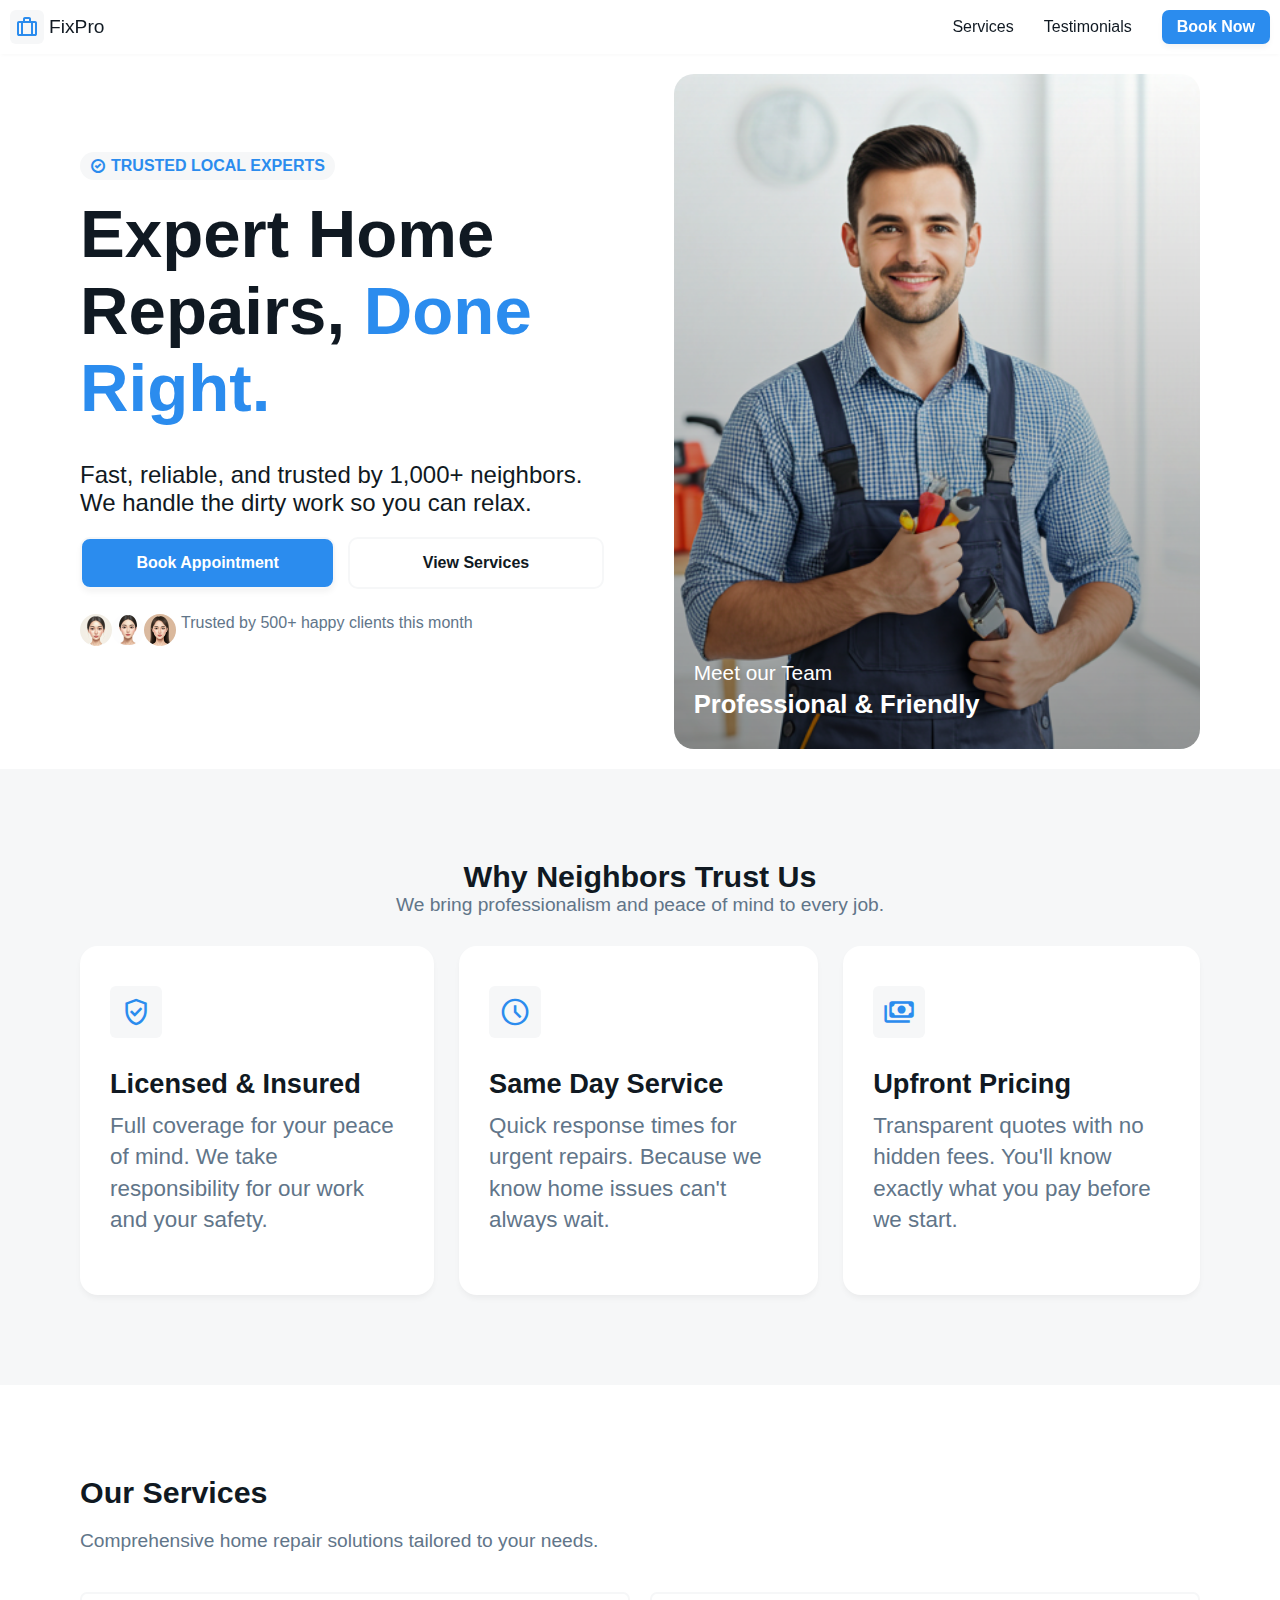
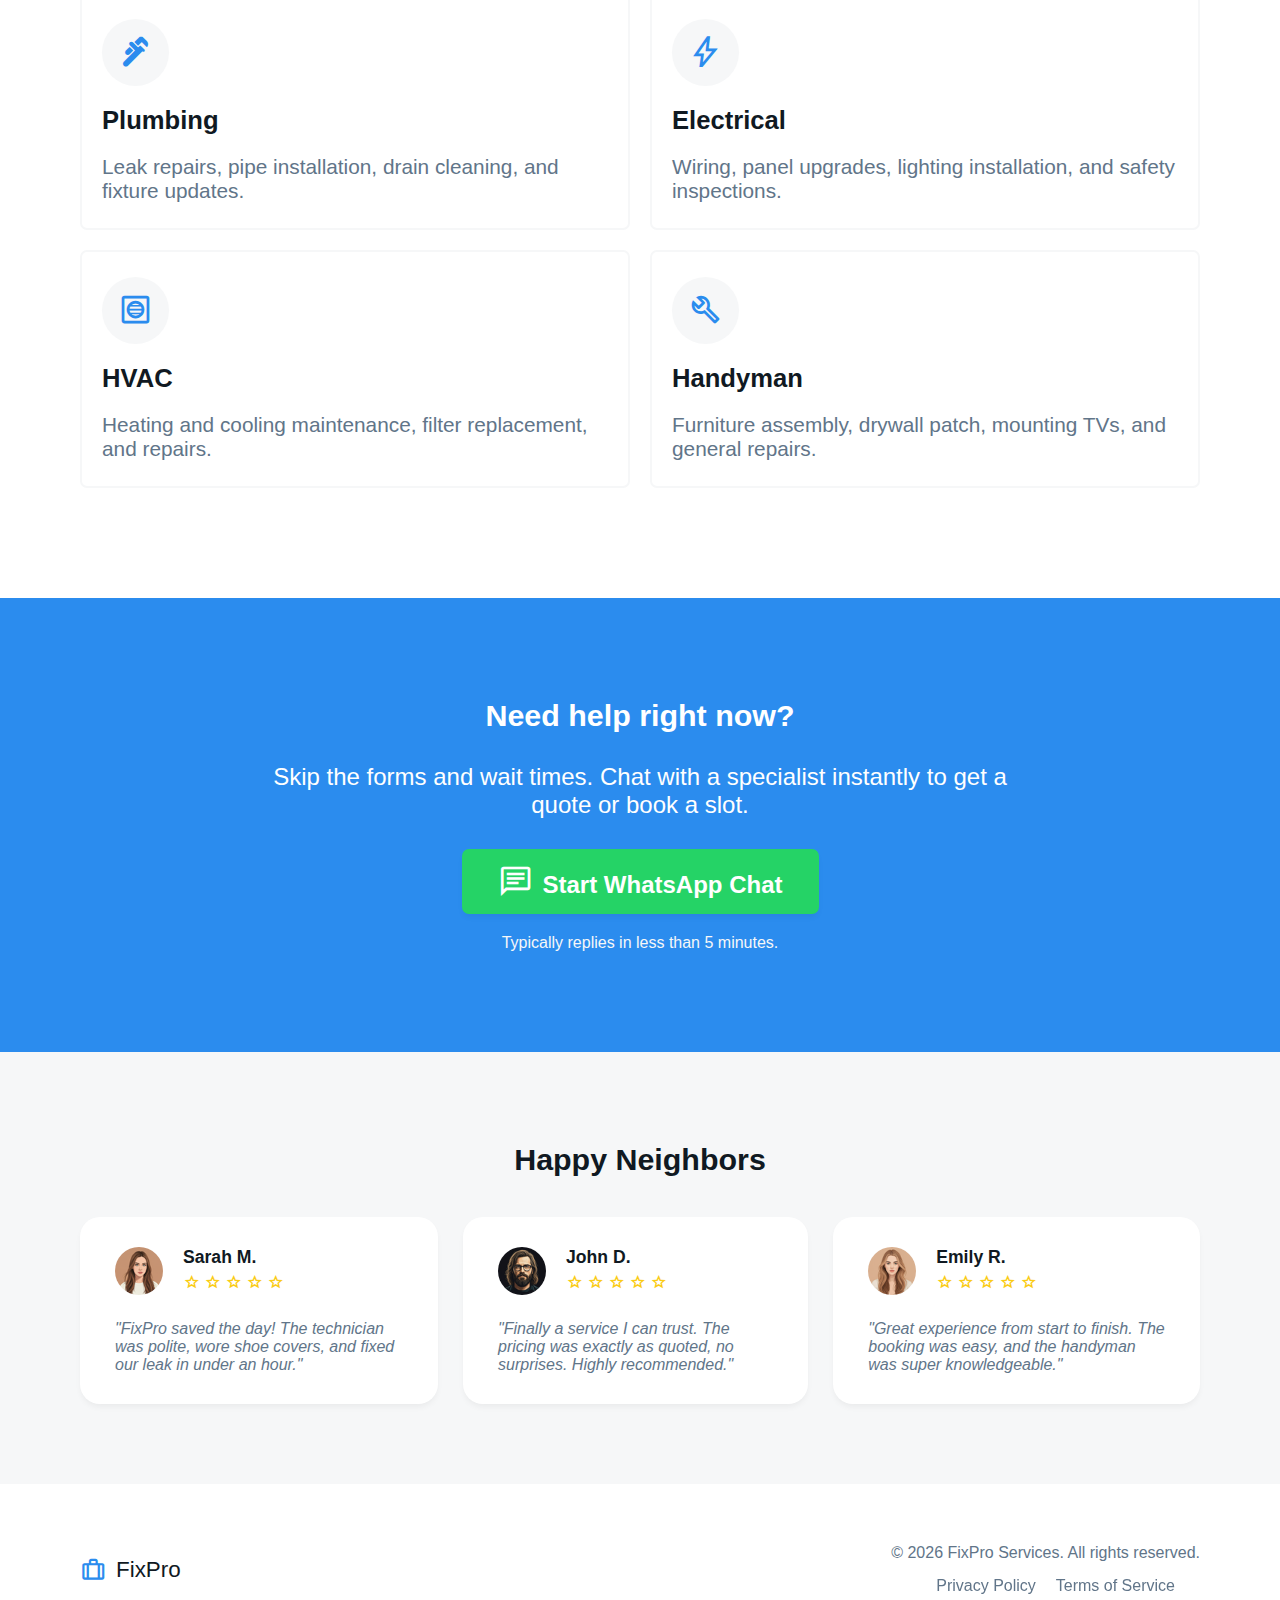
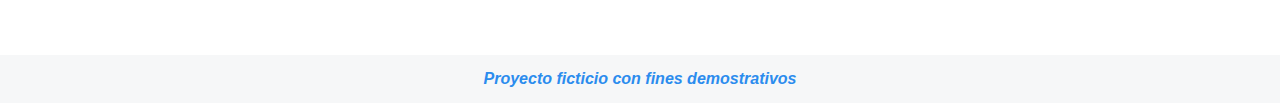
<file: index.html>
<!DOCTYPE html>
<html lang="en">
<head>
    <meta charset="UTF-8">
    <meta name="viewport" content="width=device-width, initial-scale=1.0">
    <title>FixPro | Servicios Técnicos Rápidos y Confiables</title>

    <meta name="description" content="FixPro ofrece servicios técnicos rápidos y confiables. Atención profesional y contacto directo por WhatsApp.">

    <link rel="stylesheet" href="style.css">
    <link href="https://fonts.googleapis.com/css2?family=Material+Symbols+Outlined" rel="stylesheet" />
    <link rel="shortcut icon" href="img/icon-web.png" type="image/png">
</head>
<body>
    <header class="header">
        <span class="header__logo material-symbols-outlined">trip</span>
        <span class="header__title">FixPro</span>
        <nav class="nav">
            <ul class="nav__list">
                <li class="nav__item">
                    <a href="#services" class="nav__link">Services</a>
                </li>
                <li class="nav__item">
                    <a href="#clients" class="nav__link">Testimonials</a>
                </li>
                <li class="nav__item">
                    <a href="#contact" class="nav__link link--button">Book Now</a>
                </li>
            </ul>
        </nav>
    </header>
    <main class="main">
        <section class="hero">
            <div class="wrapper__hero">
                <div class="wrapper__text">
                    <span class="material-symbols-outlined">check_circle</span>
                    <p>TRUSTED LOCAL EXPERTS</p>
                </div>
                <h1 class="hero__title">
                    Expert Home Repairs, 
                    <span>Done Right.</span>
                </h1>
                <p class="hero__paragraph">Fast, reliable, and trusted by 1,000+ neighbors. We handle the dirty work so you can relax.</p>
                <div class="hero__buttons">
                    <a href="#contact" class="hero__btn hero__btn--active">Book Appointment</a>
                    <a href="#services" class="hero__btn">View Services</a>
                </div>
                <div class="hero__legend">
                    <img src="img/face1.png" class="face" alt="rostro de persona tamaño miniatura">
                    <img src="img/face2.png" class="face" alt="rostro de persona tamaño miniatura">
                    <img src="img/face3.png" class="face" alt="rostro de persona tamaño miniatura">
                    <p>Trusted by 500+ happy clients this month</p>
                </div>
            </div>
            <div class="wrapper__img">
                <span>Meet our Team</span>
                <h3>Professional & Friendly</h3>
            </div>
        </section>
        <section class="benefits">
            <h2 class="benefits__title">Why Neighbors Trust Us</h2>
            <p class="benefits__paragraph">
                We bring professionalism and peace of mind to every job.
            </p>
            <div class="benefits__content">
                <div class="benefits__card">
                    <span class="material-symbols-outlined">verified_user</span>
                    <h3>Licensed & Insured</h3>
                    <p>Full coverage for your peace of mind. We take responsibility for our work and your safety.</p>
                </div>
                <div class="benefits__card">
                    <span class="material-symbols-outlined">schedule</span>
                    <h3>Same Day Service</h3>
                    <p>Quick response times for urgent repairs. Because we know home issues can't always wait.</p>
                </div>
                <div class="benefits__card">
                    <span class="material-symbols-outlined">payments</span>
                    <h3>Upfront Pricing</h3>
                    <p>Transparent quotes with no hidden fees. You'll know exactly what you pay before we start.</p>
                </div>
            </div>
        </section>
        <section id="services" class="services">
            <h2 class="services__title">Our Services</h2>
            <p class="services__paragraph">Comprehensive home repair solutions tailored to your needs.</p>
            <div class="services__content">
                <div class="services__item">
                    <span class="material-symbols-outlined">plumbing</span>
                    <h3>Plumbing</h3>
                    <p>Leak repairs, pipe installation, drain cleaning, and fixture updates.</p>
                </div>
                <div class="services__item">
                    <span class="material-symbols-outlined">bolt</span>
                    <h3>Electrical</h3>
                    <p>Wiring, panel upgrades, lighting installation, and safety inspections.</p>
                </div>
                <div class="services__item">
                    <span class="material-symbols-outlined">hvac</span>
                    <h3>HVAC</h3>
                    <p>Heating and cooling maintenance, filter replacement, and repairs.</p>
                </div>
                <div class="services__item">
                    <span class="material-symbols-outlined">build</span>
                    <h3>Handyman</h3>
                    <p>Furniture assembly, drywall patch, mounting TVs, and general repairs.</p>
                </div>
            </div>
        </section>
        <section id="contact" class="contact">
            <h2 class="contact__title">Need help right now?</h2>
            <p class="contact__paragraph">Skip the forms and wait times. Chat with a specialist instantly to get a quote or book a slot.</p>
            <a href="https://api.whatsapp.com/send?phone=+51999999999&text=Hola%2C%20estoy%20interesado%20en%20los%20servicios%20t%C3%A9cnicos%20de%20FixPro.%20%C2%BFPodr%C3%ADan%20brindarme%20m%C3%A1s%20informaci%C3%B3n%3F" class="contact__whatsapp">
                <span class="material-symbols-outlined">message</span> 
                Start WhatsApp Chat
            </a>
            <span class="contact__legend">
                Typically replies in less than 5 minutes.
            </span>
        </section>
        <section id="clients" class="clients">
            <h2 class="clients__title">Happy Neighbors</h2>
            <div class="clients__content">

                <div class="clients__item">
                    <div class="clients__user">
                        <img src="img/client1.png" alt="imagen que representa a un cliente">
                        <div class="user--description">
                            <h3>Sarah M.</h3>
                            <div class="client--star">
                                <span class="material-symbols-outlined">star</span>
                                <span class="material-symbols-outlined">star</span>
                                <span class="material-symbols-outlined">star</span>
                                <span class="material-symbols-outlined">star</span>
                                <span class="material-symbols-outlined">star</span>
                            </div>
                        </div>
                    </div>
                    <p class="clients__description">"FixPro saved the day! The technician was polite, wore shoe covers, and fixed our leak in under an hour."</p>
                </div>

                <div class="clients__item">
                    <div class="clients__user">
                        <img src="img/client2.png" alt="imagen que representa a un cliente">
                        <div class="user--description">
                            <h3>John D.</h3>
                            <div class="client--star">
                                <span class="material-symbols-outlined">star</span>
                                <span class="material-symbols-outlined">star</span>
                                <span class="material-symbols-outlined">star</span>
                                <span class="material-symbols-outlined">star</span>
                                <span class="material-symbols-outlined">star</span>
                            </div>
                        </div>
                    </div>
                    <p class="clients__description">"Finally a service I can trust. The pricing was exactly as quoted, no surprises. Highly recommended."</p>
                </div>
                
                <div class="clients__item">
                    <div class="clients__user">
                        <img src="img/client3.png" alt="imagen que representa a un cliente">
                        <div class="user--description">
                            <h3>Emily R.</h3>
                            <div class="client--star">
                                <span class="material-symbols-outlined">star</span>
                                <span class="material-symbols-outlined">star</span>
                                <span class="material-symbols-outlined">star</span>
                                <span class="material-symbols-outlined">star</span>
                                <span class="material-symbols-outlined">star</span>
                            </div>
                        </div>
                    </div>
                    <p class="clients__description">"Great experience from start to finish. The booking was easy, and the handyman was super knowledgeable."</p>
                </div>

            </div>
        </section>
        
    </main>

    <footer class="footer">
        <div class="footer__header">
            <span class="footer__logo material-symbols-outlined">trip</span>
            <span class="footer__title">FixPro</span>
        </div>
        <div class="footer__body">
            <p>&copy; 2026 FixPro Services. All rights reserved.</p>
            <div class="footer__links">
                <span class="footer--link">
                    Privacy Policy
                    <p>Este sitio web es un proyecto ficticio creado con fines demostrativos.
                    No recopila, almacena ni procesa datos personales reales.
                    Cualquier información mostrada es solo referencial.</p>
                </span>
                <span class="footer--link">
                    Terms of Service
                    <p>Este sitio web corresponde a un proyecto ficticio desarrollado para demostración de habilidades en diseño y desarrollo web.
                    No representa una empresa real ni ofrece servicios reales.</p>
                </span>
            </div>
        </div>
    </footer>
    <div class="alert">
        Proyecto ficticio con fines demostrativos
    </div>
    <script src="
    app.js"></script>
</body>
</html>
</file>
<file: style.css>
:root {
    --bg-white: #ffffff;
    --primary: #2b8cee;
    --background-light: #f6f7f8;
    --background-dark: #101922;
    --color-whatsapp: #25D366;
    --text-color: #617589;
    --color-star: #facc14;
    --shadow-one: 0 4px 6px -1px rgba(0, 0, 0, 0.05);
    --shadow-two: 0 2px 4px -1px rgba(0, 0, 0, 0.03);
}

* {
    box-sizing: border-box;
    margin: 0;
    padding: 0;
}


body {
    font-family: sans-serif;
    width: 100%;
}

/* Header Styles */

.header {
    width: 100%;
    display: flex;
    flex-direction: row;
    align-items: center;
    background-color: var(--bg-white);
    padding: 10px;
    position: sticky;
    top: 0;
    box-shadow: var(--shadow-two);
}

.header__logo {
    background-color: var(--background-light);
    color: var(--primary);
    padding: 5px;
    margin-right: 5px;
    border-radius: 6px;
}

.header__title {
    color: var(--background-dark);
    font-size: 1.2rem;
    flex-grow: 1;
}

.nav {
    flex-grow: 6;
}

.nav__list {
    width: 100%;
    display: flex;
    flex-direction: row;
    justify-content: right;
    list-style: none;
}

.nav__link {
    color: var(--background-dark);
    text-decoration: none;
    display: none;
    transition: color .5s;
}

.nav__link:hover {
    color: var(--primary);
}

.link--button {
    background-color: var(--primary);
    color: var(--bg-white);
    display: block;
    font-weight: bold;
    padding: 8px 15px;
    border-radius: 7px;
    box-shadow: var(--shadow-one);
    transition: background-color .5s;
}

.link--button:hover {
    color: var(--primary);
    outline: 1px solid var(--primary);
    background-color: var(--background-light);
}

.main {
    width: 100%;
}

/* Hero Styles */

.hero {
    width: 100%;
    background-color: var(--bg-white);
    display: flex;
    flex-direction: column;
    padding: 25px 20px;
}

.wrapper__hero {
    display: flex;
    flex-direction: column;
}

.wrapper__text {
    width: fit-content;
    background-color: var(--background-light);
    color: var(--primary);
    display: flex;
    flex-direction: row;
    align-items: center;
    padding:  5px 10px;
    border-radius: 25px;
}

.wrapper__text span {
    font-size: 1rem;
    margin-right: 5px;
    font-weight: bold;
}

.wrapper__text p {
    font-size: 1rem;
    font-weight: bold;
}

.hero__title {
    font-size: 2.5rem;
    margin: 15px 0px;
    color: var(--background-dark);
}

.hero__title span {
    color: var(--primary);
}

.hero__paragraph {
    color: var(--background-dark);
    font-size: 1.2rem;
    margin-bottom: 25px;
}

.hero__buttons {
    display: flex;
    flex-direction: column;
    gap: 13px;
}

.hero__btn {
    width: 100%;
    text-align: center;
    border: 2px solid var(--background-light);
    border-radius: 6px;
    padding: 13px 0;
    text-decoration: none;
    color: var(--background-dark);
    font-weight: bold;
    background-color: var(--bg-white);
}

.hero__btn--active {
    background-color: var(--primary);
    color: var(--bg-white);
    box-shadow: var(--shadow-one);
}

.hero__legend {
    display: flex;
    flex-direction: row;
    margin: 25px 0;
}

.hero__legend img {
    width: 2rem;
    height: 2rem;
    border-radius: 50%;
}

.hero__legend p {
    color: var(--text-color);
    font-size: 1rem;
    margin-left: 5px;
}

.wrapper__img {
    width: 100%;
    border-radius: 20px;
    background:  linear-gradient(rgba(0, 0, 0, 0), rgba(0, 0, 0, 0.4)),url("img/image.png");
    background-position: center;
    background-size: cover;
    height: 350px;
    padding: 30px 20px;
    display: flex;
    flex-direction: column;
    justify-content: end;
}

.wrapper__img span {
    color: var(--bg-white);
    font-size: 1.3rem;
    margin-bottom: 5px;
}

.wrapper__img h3 {
    color: var(--bg-white);
    font-size: 1.6rem;
}

/* Benefits Style */

.benefits {
    background-color: var(--background-light);
    width: 100%;
    padding: 40px 20px;
}

.benefits__title {
    color: var(--background-dark);
    font-size: 1.9rem;
    text-align: center;
}

.benefits__paragraph {
    color: var(--text-color);
    font-size: 1.2rem;
    text-align: center;
}

.benefits__content {
    display: flex;
    flex-direction: column;
    margin-top: 30px;
    gap: 25px;
}

.benefits__card {
    background-color: var(--bg-white);
    padding: 40px 30px;
    border-radius: 18px;
    box-shadow: var(--shadow-one);
}

.benefits__card span {
    background-color: var(--background-light);
    color: var(--primary);
    padding: 10px;
    margin-right: 5px;
    border-radius: 6px;
    font-size: 2rem;
}

.benefits__card h3 {
    margin-top: 20px;
    font-size: 1.4rem;
    color: var(--background-dark);
}

.benefits__card p {
    margin-top: 10px;
    font-size: 1.1rem;
    color: var(--text-color);
}

/* Services Style */

.services {
    background-color: var(--bg-white);
    width: 100%;
    padding: 50px 20px;
}

.services__title {
    color: var(--background-dark);
    font-size: 1.9rem;
    text-align: left;
}

.services__paragraph {
    color: var(--text-color);
    font-size: 1.2rem;
    margin: 20px 0;
}

.services__content {
    padding: 20px 0;
    display: grid;
    grid-template-columns: 1fr;
    gap: 20px;
}

.services__item {
    border: 2px solid var(--background-light);
    border-radius: 7px;
    padding: 25px 20px;
}

.services__item span {
    background-color: var(--background-light);
    color: var(--primary);
    border-radius: 50%;
    padding: 15px;
    font-size: 2.3rem;
}

.services__item h3 {
    color: var(--background-dark);
    font-size: 1.4rem;
    margin: 10px 0px;
}

.services__item p {
    color: var(--text-color);
    font-size: 1.13rem;
}

/* Contact Style */

.contact {
    width: 100%;
    background-color: var(--primary);
    padding: 60px 20px;
    display: flex;
    flex-direction: column;
}

.contact__title {
    text-align: center;
    color: var(--bg-white);
    font-size: 1.9rem;
}

.contact__paragraph {
    text-align: center;
    color: var(--bg-white);
    font-size: 1.25rem;
    margin: 30px 0;
}

.contact__whatsapp {
    background-color: var(--color-whatsapp);
    display: inline-block;
    text-decoration: none;
    color: var(--bg-white);
    font-size: 1.35rem;
    font-weight: bold;
    padding: 15px 0;
    text-align: center;
    border-radius: 7px;
    box-shadow: var(--shadow-one);
    display: flex;
    justify-content: center;
    align-items: end;
}

.contact__whatsapp span {
    font-size: 2rem;
    margin-right: 10px;
}

.contact__legend {
    color: var(--background-light);
    text-align: center;
    margin-top: 20px;
}

/* Clients Style */

.clients {
    background-color: var(--background-light);
    padding: 60px 20px;
    display: flex;
    flex-direction: column;
}

.clients__title {
    color: var(--background-dark);
    margin: 40px 0;
    text-align: center;
    font-size: 1.9rem;
}

.clients__content {
    display: flex;
    flex-direction: column;
    gap: 25px;
}

.clients__item {
    background-color: var(--bg-white);
    box-shadow: var(--shadow-one);
    padding: 30px 35px;
    border-radius: 20px;
    display: flex;
    flex-direction: column;
}

.clients__user {
    display: flex;
    flex-direction: row;
    gap: 20px;
}

.clients__user img {
    border-radius: 50%;
    width: 3rem;
    height: 3rem;
}

.user--description {
    display: flex;
    flex-direction: column;
    gap: 5px;
}

.user--description h3 {
    color: var(--background-dark);
    font-size: 1.1rem;
    font-weight: bold;
}

.client--star {
    display: flex;
    flex-direction: row;
    gap: 3px;
}

.client--star span {
    font-size: 1.1rem;
    color: var(--color-star);
}

.clients__description {
    color: var(--text-color);
    margin-top: 25px;
    font-style: italic;
}

.footer {
    width: 100%;
    text-align: center;
    padding: 50px 0;
    display: flex;
    flex-direction: column;
}

.footer__header {
    display: flex;
    flex-direction: row;
    justify-content: center;
    gap: 10px;
}

.footer__header .footer__logo {
    color: var(--primary);
    font-size: 1.65rem;    
}

.footer__title {
    color: var(--background-dark);
    font-size: 1.4rem;
}

.footer__body {
    margin-top: 30px;
    display: flex;
    flex-direction: column;
    gap: 15px;
}

.footer__body p {
    color: var(--text-color);
    font-size: 1rem;
}

.footer__links {
    display: flex;
    flex-direction: row;
    justify-content: center;
}

.footer--link {
    text-decoration: none;
    color: var(--text-color);
    font-size: 1rem;
    padding-left: 10px;
    position: relative;
}

.footer--link p{
    position: absolute;
    background-color: var(--background-light);
    color: var(--text-color);
    padding: 20px 30px;
    border-radius: 5px;
    outline: 1px solid var(--bg-white);
    text-align: center;
    display: none;
    clip-path: polygon(0 0, 100% 0, 100% 98%, 60% 98%, 50% 100%, 40% 98%, 0 98%);
}

.footer--link:hover> p {
    display: block;
    bottom: 25px;
    left: 0;
}

/* Alert Style*/

.alert {
    background-color: var(--background-light);
    padding: 15px 0;
    color: var(--primary);
    font-size: 1rem;
    text-align: center;
    font-style: italic;
    font-weight: bold;
}

/* Responsive Desktop */

@media screen and (min-width:700px) {
    
    .nav__list {
        gap: 30px;
        align-items: center;
    }

    .nav__link {
        display: inline-block;
        gap: 30px;
    }
    
    .hero {
        flex-direction: row;
        gap: 70px;
        padding: 20px 80px;
        align-items: center;
    }

    .wrapper__hero {
        width: 50%;
    }

    .hero__title {
        font-size: 4.2rem;
    }

    .hero__paragraph {
        font-size: 1.5rem;
        margin: 20px 0;
    }

    .hero__buttons {
        flex-direction: row;
    }

    .hero__btn {
        border-radius: 10px;
        padding: 15px 36px;
    }

    .wrapper__img {
        width: 50%;
        height: 75dvh;
    }

    .benefits {
        padding: 90px 80px;
    }

    .benefits__content {
        flex-direction: row;
    }

    .benefits__card {
        padding-bottom: 60px;
    }

    .benefits__card h3 {
        font-size: 1.7rem;
        margin-top: 30px;
    }

    .benefits__card p {
        font-size: 1.4rem;
        line-height: 1.4;
        font-weight: 100;
    }

    .services {
        padding: 90px 80px;
    }

    .services__content {
        grid-template-columns: 1fr 1fr;
    }
    
    .services__item {
        /*width: 49%;*/
    }

    .services__item h3 {
        font-size: 1.6rem;
        margin: 20px 0px;
    }

    .services__item p {
        font-size: 1.3rem;
    }
    
    .contact {
        align-items: center;
        padding: 100px 0;
    }

    .contact__paragraph {
        padding: 0 20%;
        font-size: 1.5rem;
        font-weight: 100;
    }

    .contact__whatsapp {
        width: fit-content;
        font-size: 1.5rem;
        padding: 15px 36px;
    }

    .contact__whatsapp span {
        font-size: 2.2rem;
    }

    .contact__legend {
        color: var(--background-light);
        text-align: center;
        margin-top: 20px;
    }

    .clients {
        padding: 50px 80px;
        padding-bottom: 80px;
    }

    .clients__content {
        flex-direction: row;
    }

    .footer {
        flex-direction: row;
        justify-content: space-between;
        align-items: center;
        padding: 60px 80px;
    }

    .footer__body {
        margin-top: 0;
    }

    .footer--link {
        margin: 0;
        margin-left: 20px;
        padding: 0;
    }
    
    .footer--link p{
        width: 200%;
    }

    .footer--link:hover>p {
        left: -50%;
    }
}
</file>
